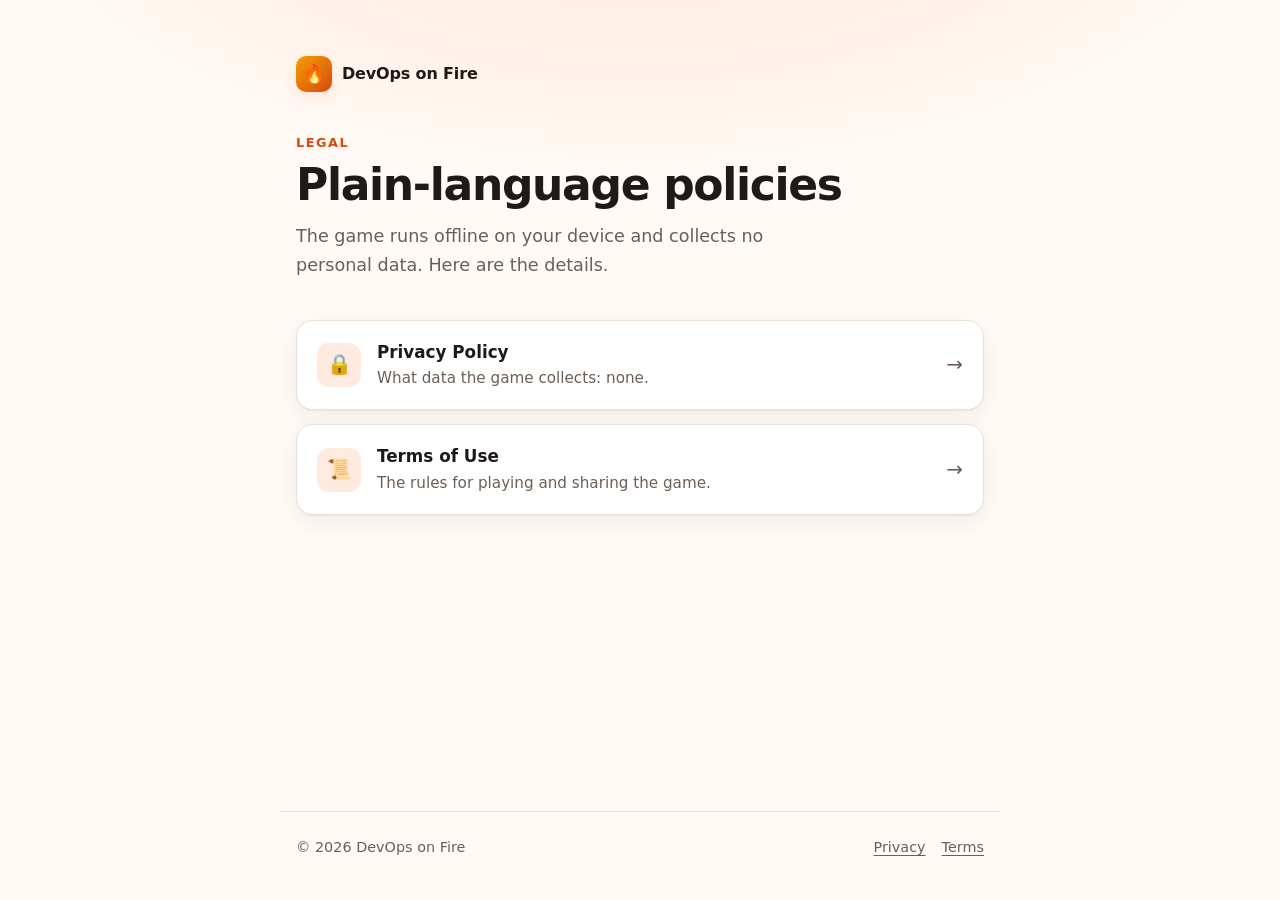
<file: index.html>
<!doctype html>
<html lang="en">
<head>
  <meta charset="utf-8">
  <meta name="viewport" content="width=device-width, initial-scale=1">
  <title>DevOps on Fire · Legal</title>
  <meta name="description" content="Privacy policy and terms of use for DevOps on Fire.">
  <meta name="color-scheme" content="light dark">
  <link rel="icon" href="data:image/svg+xml,<svg xmlns='http://www.w3.org/2000/svg' viewBox='0 0 100 100'><text y='.9em' font-size='90'>🔥</text></svg>">
  <link rel="stylesheet" href="style.css">
</head>
<body>
  <main>
    <a class="brand" href="./"><span class="brand-mark" aria-hidden="true">🔥</span>DevOps on Fire</a>

    <p class="eyebrow">Legal</p>
    <h1>Plain-language policies</h1>
    <p class="lead">The game runs offline on your device and collects no personal data. Here are the details.</p>

    <ul class="docs">
      <li>
        <a href="privacy.html">
          <span class="icon" aria-hidden="true">🔒</span>
          <span class="text"><strong>Privacy Policy</strong><span class="desc">What data the game collects: none.</span></span>
          <span class="arrow" aria-hidden="true">→</span>
        </a>
      </li>
      <li>
        <a href="terms.html">
          <span class="icon" aria-hidden="true">📜</span>
          <span class="text"><strong>Terms of Use</strong><span class="desc">The rules for playing and sharing the game.</span></span>
          <span class="arrow" aria-hidden="true">→</span>
        </a>
      </li>
    </ul>
  </main>
  <footer>
    <span>© <span class="year">2026</span> DevOps on Fire</span>
    <nav><a href="privacy.html">Privacy</a><a href="terms.html">Terms</a></nav>
  </footer>
  <script>document.querySelectorAll(".year").forEach(el => el.textContent = new Date().getFullYear());</script>
</body>
</html>
</file>
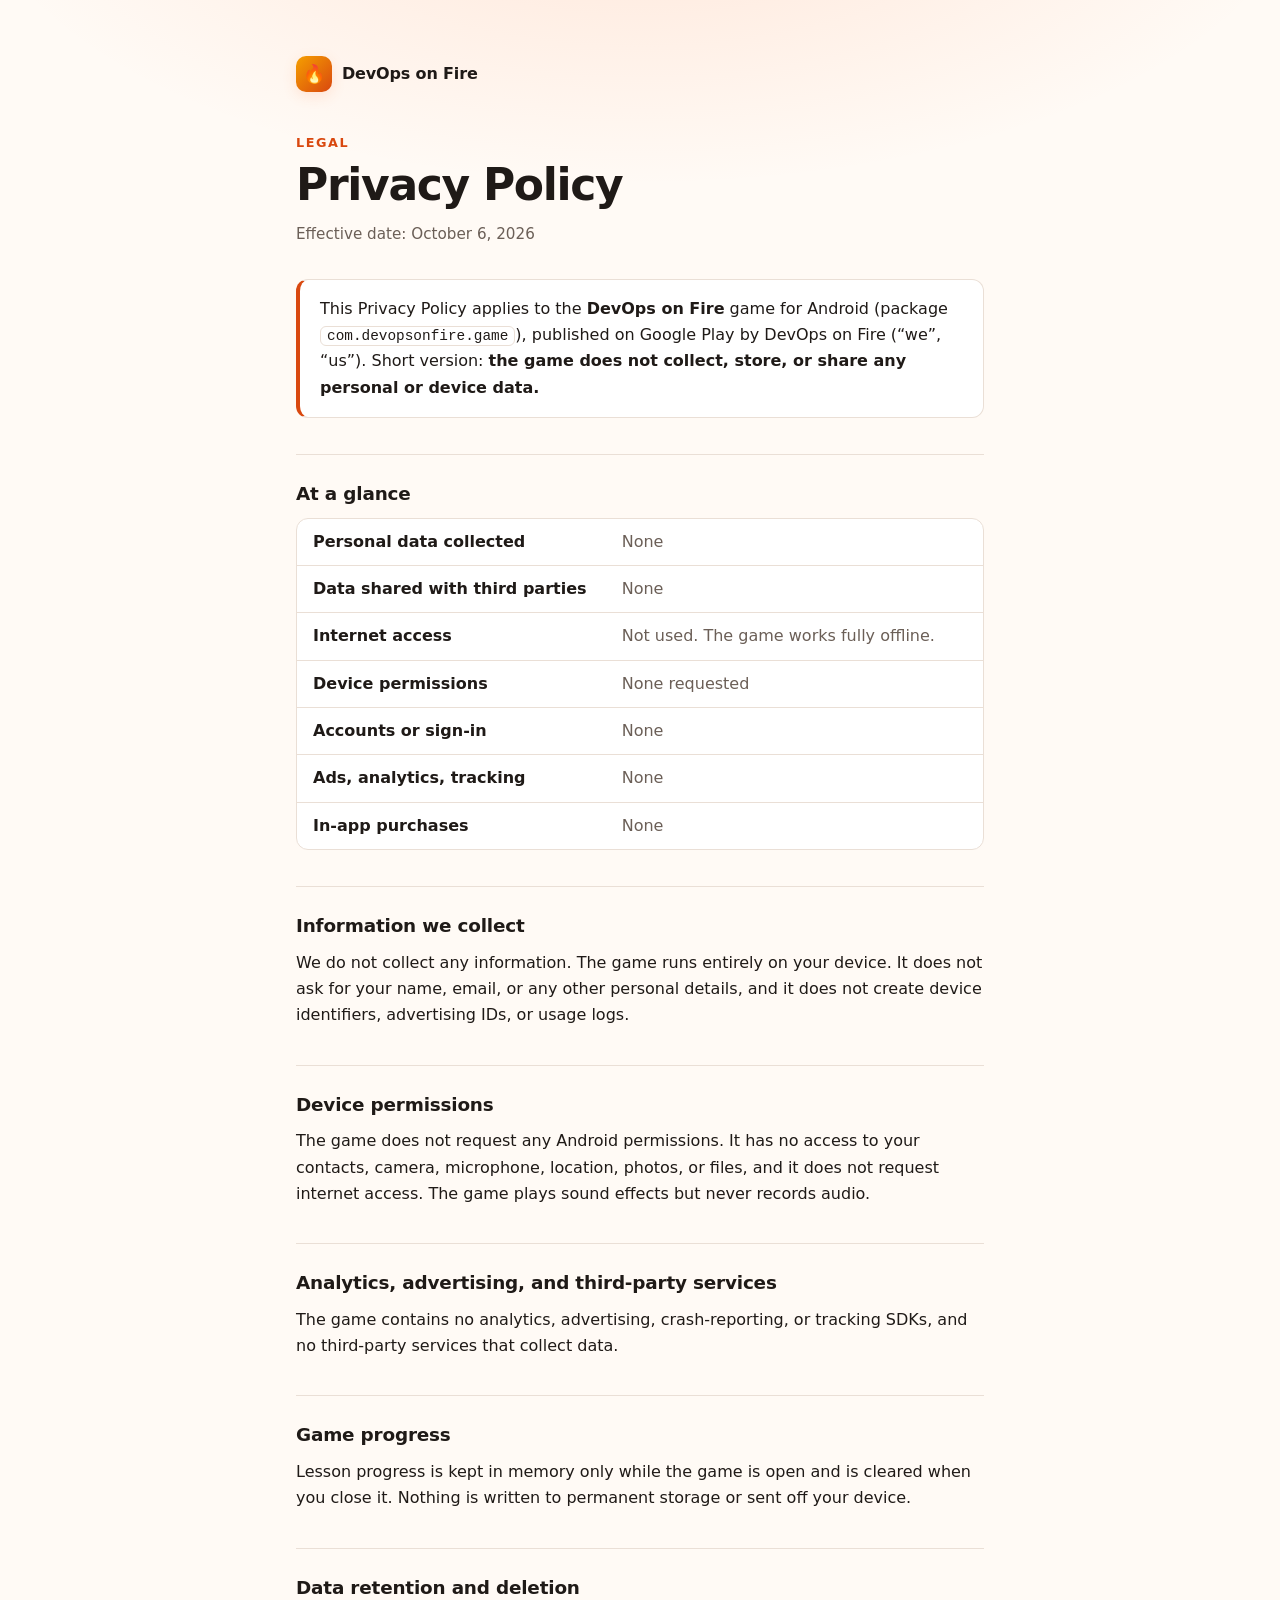
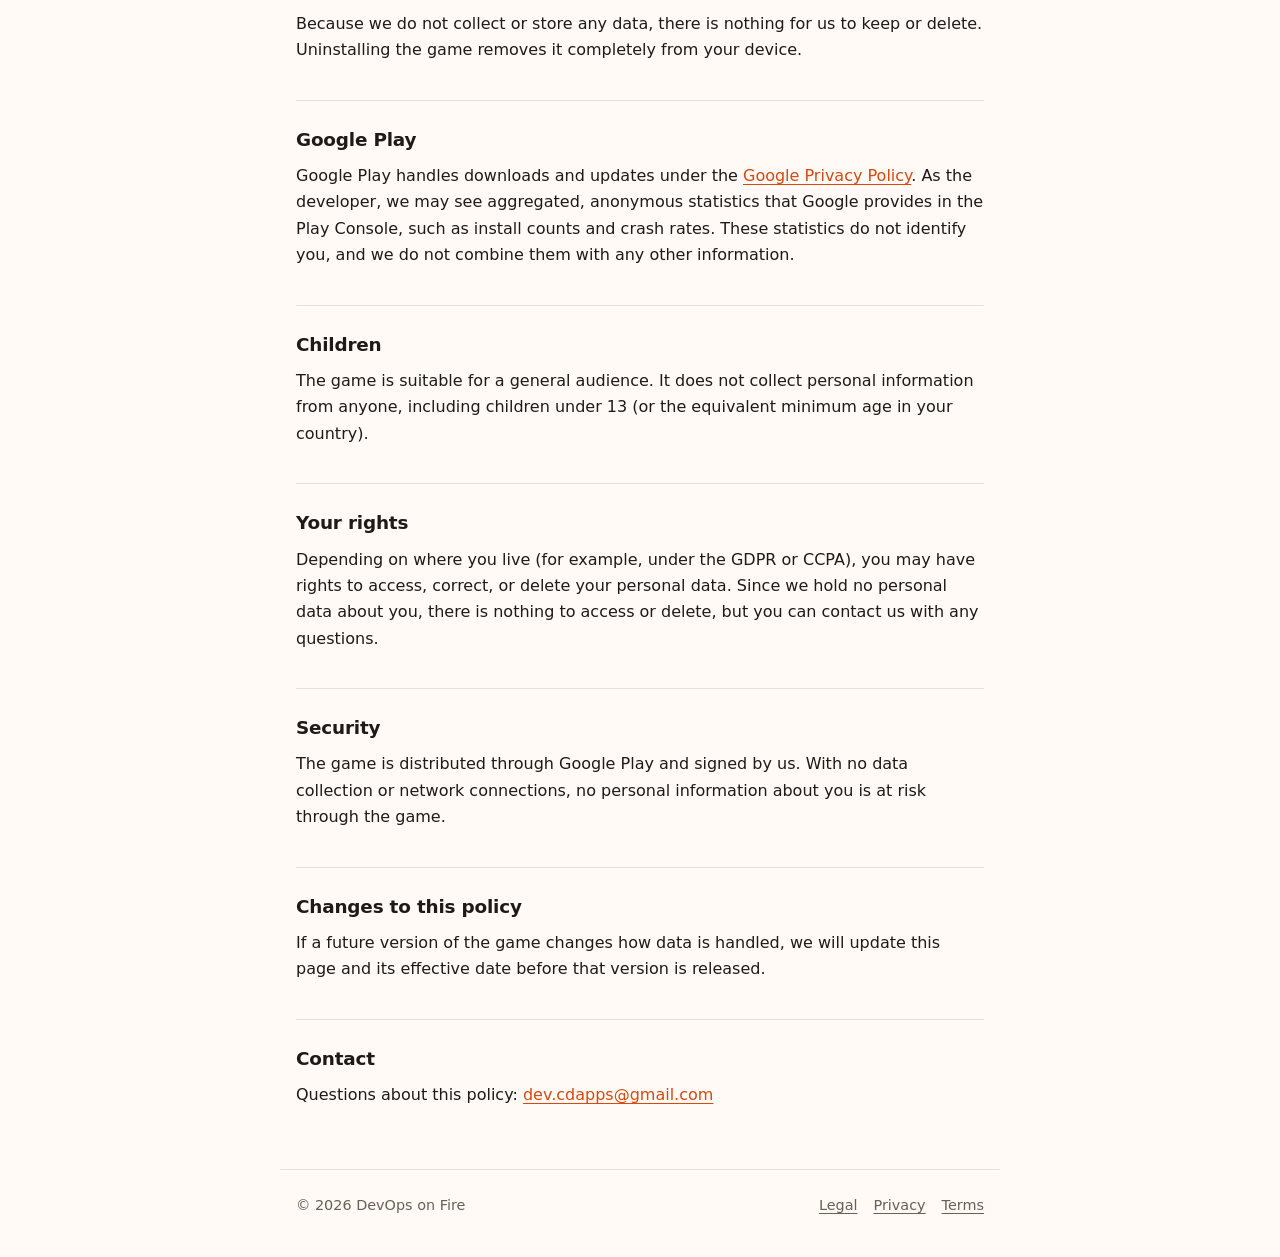
<file: privacy.html>
<!doctype html>
<html lang="en">
<head>
  <meta charset="utf-8">
  <meta name="viewport" content="width=device-width, initial-scale=1">
  <title>Privacy Policy · DevOps on Fire</title>
  <meta name="description" content="Privacy policy for the DevOps on Fire game.">
  <meta name="color-scheme" content="light dark">
  <link rel="icon" href="data:image/svg+xml,<svg xmlns='http://www.w3.org/2000/svg' viewBox='0 0 100 100'><text y='.9em' font-size='90'>🔥</text></svg>">
  <link rel="stylesheet" href="style.css">
</head>
<body>
  <main>
    <a class="brand" href="./"><span class="brand-mark" aria-hidden="true">🔥</span>DevOps on Fire</a>

    <p class="eyebrow">Legal</p>
    <h1>Privacy Policy</h1>
    <p class="meta">Effective date: October 6, 2026</p>

    <article>
    <p class="summary">This Privacy Policy applies to the <strong>DevOps on Fire</strong> game for Android (package <code>com.devopsonfire.game</code>), published on Google Play by DevOps on Fire (“we”, “us”). Short version: <strong>the game does not collect, store, or share any personal or device data.</strong></p>

    <h2>At a glance</h2>
    <div class="table-wrap">
      <table>
        <tbody>
          <tr><th scope="row">Personal data collected</th><td>None</td></tr>
          <tr><th scope="row">Data shared with third parties</th><td>None</td></tr>
          <tr><th scope="row">Internet access</th><td>Not used. The game works fully offline.</td></tr>
          <tr><th scope="row">Device permissions</th><td>None requested</td></tr>
          <tr><th scope="row">Accounts or sign-in</th><td>None</td></tr>
          <tr><th scope="row">Ads, analytics, tracking</th><td>None</td></tr>
          <tr><th scope="row">In-app purchases</th><td>None</td></tr>
        </tbody>
      </table>
    </div>

    <h2>Information we collect</h2>
    <p>We do not collect any information. The game runs entirely on your device. It does not ask for your name, email, or any other personal details, and it does not create device identifiers, advertising IDs, or usage logs.</p>

    <h2>Device permissions</h2>
    <p>The game does not request any Android permissions. It has no access to your contacts, camera, microphone, location, photos, or files, and it does not request internet access. The game plays sound effects but never records audio.</p>

    <h2>Analytics, advertising, and third-party services</h2>
    <p>The game contains no analytics, advertising, crash-reporting, or tracking SDKs, and no third-party services that collect data.</p>

    <h2>Game progress</h2>
    <p>Lesson progress is kept in memory only while the game is open and is cleared when you close it. Nothing is written to permanent storage or sent off your device.</p>

    <h2>Data retention and deletion</h2>
    <p>Because we do not collect or store any data, there is nothing for us to keep or delete. Uninstalling the game removes it completely from your device.</p>

    <h2>Google Play</h2>
    <p>Google Play handles downloads and updates under the <a href="https://policies.google.com/privacy" rel="noopener">Google Privacy Policy</a>. As the developer, we may see aggregated, anonymous statistics that Google provides in the Play Console, such as install counts and crash rates. These statistics do not identify you, and we do not combine them with any other information.</p>

    <h2>Children</h2>
    <p>The game is suitable for a general audience. It does not collect personal information from anyone, including children under 13 (or the equivalent minimum age in your country).</p>

    <h2>Your rights</h2>
    <p>Depending on where you live (for example, under the GDPR or CCPA), you may have rights to access, correct, or delete your personal data. Since we hold no personal data about you, there is nothing to access or delete, but you can contact us with any questions.</p>

    <h2>Security</h2>
    <p>The game is distributed through Google Play and signed by us. With no data collection or network connections, no personal information about you is at risk through the game.</p>

    <h2>Changes to this policy</h2>
    <p>If a future version of the game changes how data is handled, we will update this page and its effective date before that version is released.</p>

    <h2>Contact</h2>
    <p>Questions about this policy: <a href="mailto:dev.cdapps@gmail.com">dev.cdapps@gmail.com</a></p>
    </article>
  </main>
  <footer>
    <span>© <span class="year">2026</span> DevOps on Fire</span>
    <nav><a href="./">Legal</a><a href="privacy.html">Privacy</a><a href="terms.html">Terms</a></nav>
  </footer>
  <script>document.querySelectorAll(".year").forEach(el => el.textContent = new Date().getFullYear());</script>
</body>
</html>
</file>
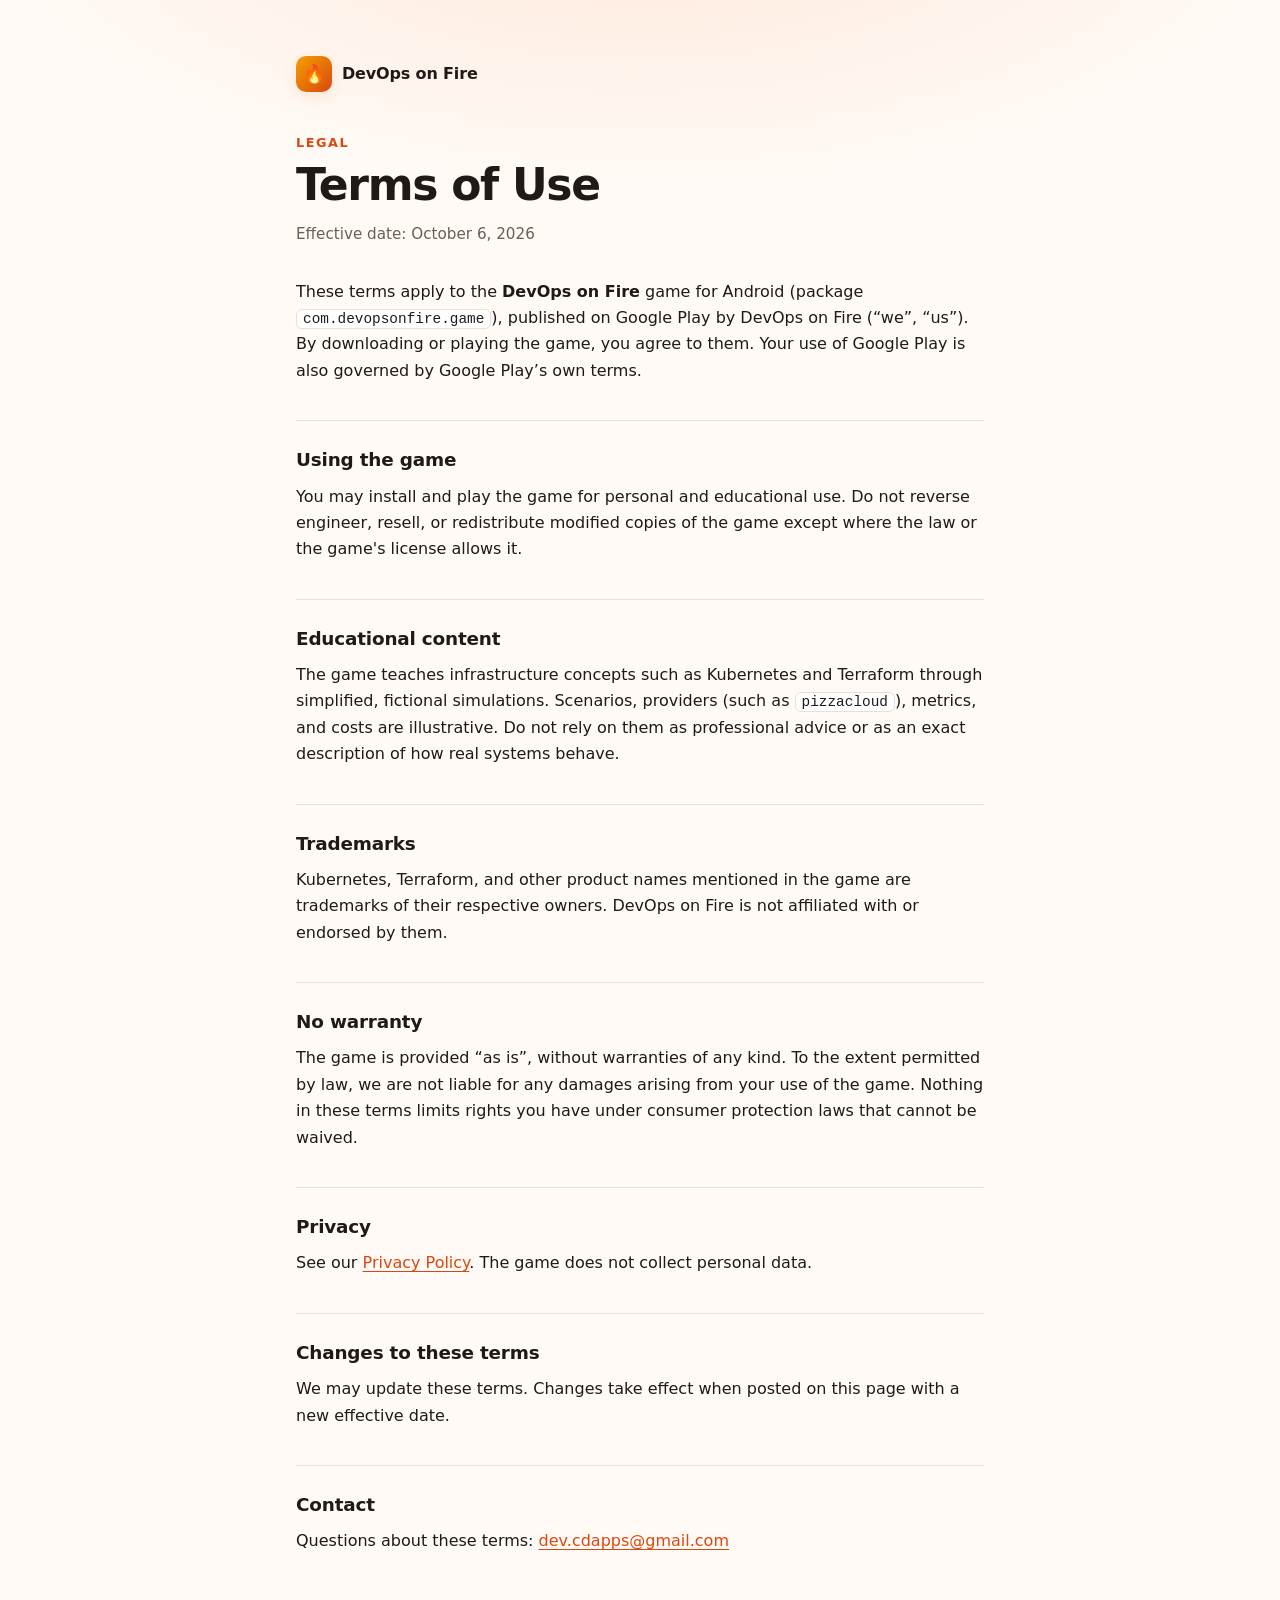
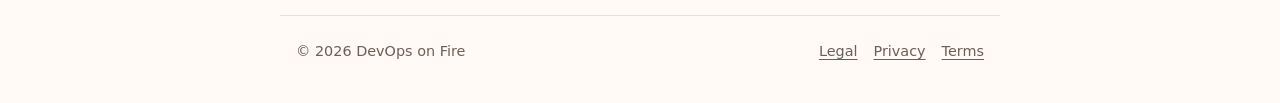
<file: terms.html>
<!doctype html>
<html lang="en">
<head>
  <meta charset="utf-8">
  <meta name="viewport" content="width=device-width, initial-scale=1">
  <title>Terms of Use · DevOps on Fire</title>
  <meta name="description" content="Terms of use for the DevOps on Fire game.">
  <meta name="color-scheme" content="light dark">
  <link rel="icon" href="data:image/svg+xml,<svg xmlns='http://www.w3.org/2000/svg' viewBox='0 0 100 100'><text y='.9em' font-size='90'>🔥</text></svg>">
  <link rel="stylesheet" href="style.css">
</head>
<body>
  <main>
    <a class="brand" href="./"><span class="brand-mark" aria-hidden="true">🔥</span>DevOps on Fire</a>

    <p class="eyebrow">Legal</p>
    <h1>Terms of Use</h1>
    <p class="meta">Effective date: October 6, 2026</p>

    <article>
    <p>These terms apply to the <strong>DevOps on Fire</strong> game for Android (package <code>com.devopsonfire.game</code>), published on Google Play by DevOps on Fire (“we”, “us”). By downloading or playing the game, you agree to them. Your use of Google Play is also governed by Google Play’s own terms.</p>

    <h2>Using the game</h2>
    <p>You may install and play the game for personal and educational use. Do not reverse engineer, resell, or redistribute modified copies of the game except where the law or the game's license allows it.</p>

    <h2>Educational content</h2>
    <p>The game teaches infrastructure concepts such as Kubernetes and Terraform through simplified, fictional simulations. Scenarios, providers (such as <code>pizzacloud</code>), metrics, and costs are illustrative. Do not rely on them as professional advice or as an exact description of how real systems behave.</p>

    <h2>Trademarks</h2>
    <p>Kubernetes, Terraform, and other product names mentioned in the game are trademarks of their respective owners. DevOps on Fire is not affiliated with or endorsed by them.</p>

    <h2>No warranty</h2>
    <p>The game is provided “as is”, without warranties of any kind. To the extent permitted by law, we are not liable for any damages arising from your use of the game. Nothing in these terms limits rights you have under consumer protection laws that cannot be waived.</p>

    <h2>Privacy</h2>
    <p>See our <a href="privacy.html">Privacy Policy</a>. The game does not collect personal data.</p>

    <h2>Changes to these terms</h2>
    <p>We may update these terms. Changes take effect when posted on this page with a new effective date.</p>

    <h2>Contact</h2>
    <p>Questions about these terms: <a href="mailto:dev.cdapps@gmail.com">dev.cdapps@gmail.com</a></p>
    </article>
  </main>
  <footer>
    <span>© <span class="year">2026</span> DevOps on Fire</span>
    <nav><a href="./">Legal</a><a href="privacy.html">Privacy</a><a href="terms.html">Terms</a></nav>
  </footer>
  <script>document.querySelectorAll(".year").forEach(el => el.textContent = new Date().getFullYear());</script>
</body>
</html>
</file>
<file: style.css>
:root {
  --bg: #fffaf5;
  --bg-glow: rgba(255, 122, 61, 0.16);
  --fg: #1f1a17;
  --muted: #6b5f57;
  --accent: #d9480f;
  --accent-2: #f59f00;
  --card: #ffffff;
  --border: #eadfd6;
  --shadow: 0 1px 2px rgba(60, 30, 10, 0.06), 0 8px 24px rgba(60, 30, 10, 0.06);
  --radius: 16px;
}

@media (prefers-color-scheme: dark) {
  :root {
    --bg: #15100d;
    --bg-glow: rgba(255, 106, 40, 0.14);
    --fg: #f3ece6;
    --muted: #b3a69c;
    --accent: #ff7a3d;
    --accent-2: #ffc145;
    --card: #1f1814;
    --border: #3a2f28;
    --shadow: 0 1px 2px rgba(0, 0, 0, 0.4), 0 8px 24px rgba(0, 0, 0, 0.3);
  }
}

* { box-sizing: border-box; }

html { -webkit-text-size-adjust: 100%; }

body {
  margin: 0;
  min-height: 100vh;
  display: flex;
  flex-direction: column;
  background:
    radial-gradient(60rem 28rem at 50% -8rem, var(--bg-glow), transparent 70%),
    var(--bg);
  color: var(--fg);
  font: 16px/1.65 system-ui, -apple-system, "Segoe UI", Roboto, sans-serif;
}

main {
  flex: 1;
  width: 100%;
  max-width: 720px;
  margin: 0 auto;
  padding: 56px 16px 48px;
}

a { color: var(--accent); text-underline-offset: 3px; }
a:focus-visible { outline: 2px solid var(--accent); outline-offset: 3px; border-radius: 6px; }

code {
  font: 0.9em ui-monospace, SFMono-Regular, Menlo, monospace;
  background: var(--card);
  border: 1px solid var(--border);
  border-radius: 6px;
  padding: 1px 6px;
}

/* Brand */
.brand {
  display: inline-flex;
  align-items: center;
  gap: 10px;
  margin: 0 0 40px;
  font-weight: 700;
  letter-spacing: -0.01em;
  color: var(--fg);
  text-decoration: none;
}
.brand-mark {
  display: grid;
  place-items: center;
  width: 36px;
  height: 36px;
  border-radius: 10px;
  background: linear-gradient(135deg, var(--accent-2), var(--accent));
  box-shadow: 0 4px 14px var(--bg-glow);
  font-size: 18px;
}

/* Headings */
.eyebrow {
  margin: 0 0 8px;
  color: var(--accent);
  font-size: 0.8rem;
  font-weight: 700;
  letter-spacing: 0.12em;
  text-transform: uppercase;
}
h1 {
  margin: 0 0 12px;
  font-size: clamp(2rem, 6vw, 2.75rem);
  line-height: 1.1;
  letter-spacing: -0.03em;
}
.lead { margin: 0; color: var(--muted); font-size: 1.1rem; max-width: 34rem; }
.meta { margin: 0 0 32px; color: var(--muted); font-size: 0.95rem; }

/* Document cards (index) */
.docs { list-style: none; padding: 0; margin: 40px 0 0; display: grid; gap: 14px; }
.docs a {
  display: flex;
  align-items: center;
  gap: 16px;
  padding: 18px 20px;
  background: var(--card);
  border: 1px solid var(--border);
  border-radius: var(--radius);
  box-shadow: var(--shadow);
  color: var(--fg);
  text-decoration: none;
  transition: border-color 0.15s, transform 0.15s;
}
.docs a:hover { border-color: var(--accent); transform: translateY(-2px); }
.docs .icon {
  flex: none;
  display: grid;
  place-items: center;
  width: 44px;
  height: 44px;
  border-radius: 12px;
  background: var(--bg-glow);
  font-size: 20px;
}
.docs .text { flex: 1; min-width: 0; }
.docs strong { display: block; font-size: 1.05rem; }
.docs span.desc { display: block; color: var(--muted); font-size: 0.95rem; }
.docs .arrow { flex: none; color: var(--muted); font-size: 1.25rem; transition: transform 0.15s, color 0.15s; }
.docs a:hover .arrow { color: var(--accent); transform: translateX(4px); }

/* Document pages */
article h2 {
  margin: 36px 0 8px;
  padding-top: 24px;
  border-top: 1px solid var(--border);
  font-size: 1.15rem;
  letter-spacing: -0.01em;
}
article p { margin: 0 0 12px; }
.summary {
  margin: 0 0 8px;
  padding: 16px 20px;
  background: var(--card);
  border: 1px solid var(--border);
  border-left: 4px solid var(--accent);
  border-radius: 12px;
}

/* Footer */
footer {
  width: 100%;
  max-width: 720px;
  margin: 0 auto;
  padding: 24px 16px 40px;
  border-top: 1px solid var(--border);
  color: var(--muted);
  font-size: 0.9rem;
  display: flex;
  flex-wrap: wrap;
  justify-content: space-between;
  gap: 8px 16px;
}
footer nav { display: flex; gap: 16px; }
footer a { color: var(--muted); }
footer a:hover { color: var(--accent); }

@media (prefers-reduced-motion: reduce) {
  * { transition: none !important; }
}

/* At-a-glance table (privacy) */
.table-wrap { overflow-x: auto; margin: 0 0 12px; }
table {
  width: 100%;
  border-collapse: separate;
  border-spacing: 0;
  background: var(--card);
  border: 1px solid var(--border);
  border-radius: 12px;
  overflow: hidden;
}
th, td { padding: 10px 16px; text-align: left; vertical-align: top; }
tr + tr th, tr + tr td { border-top: 1px solid var(--border); }
th { width: 45%; font-weight: 600; }
td { color: var(--muted); }
</file>
